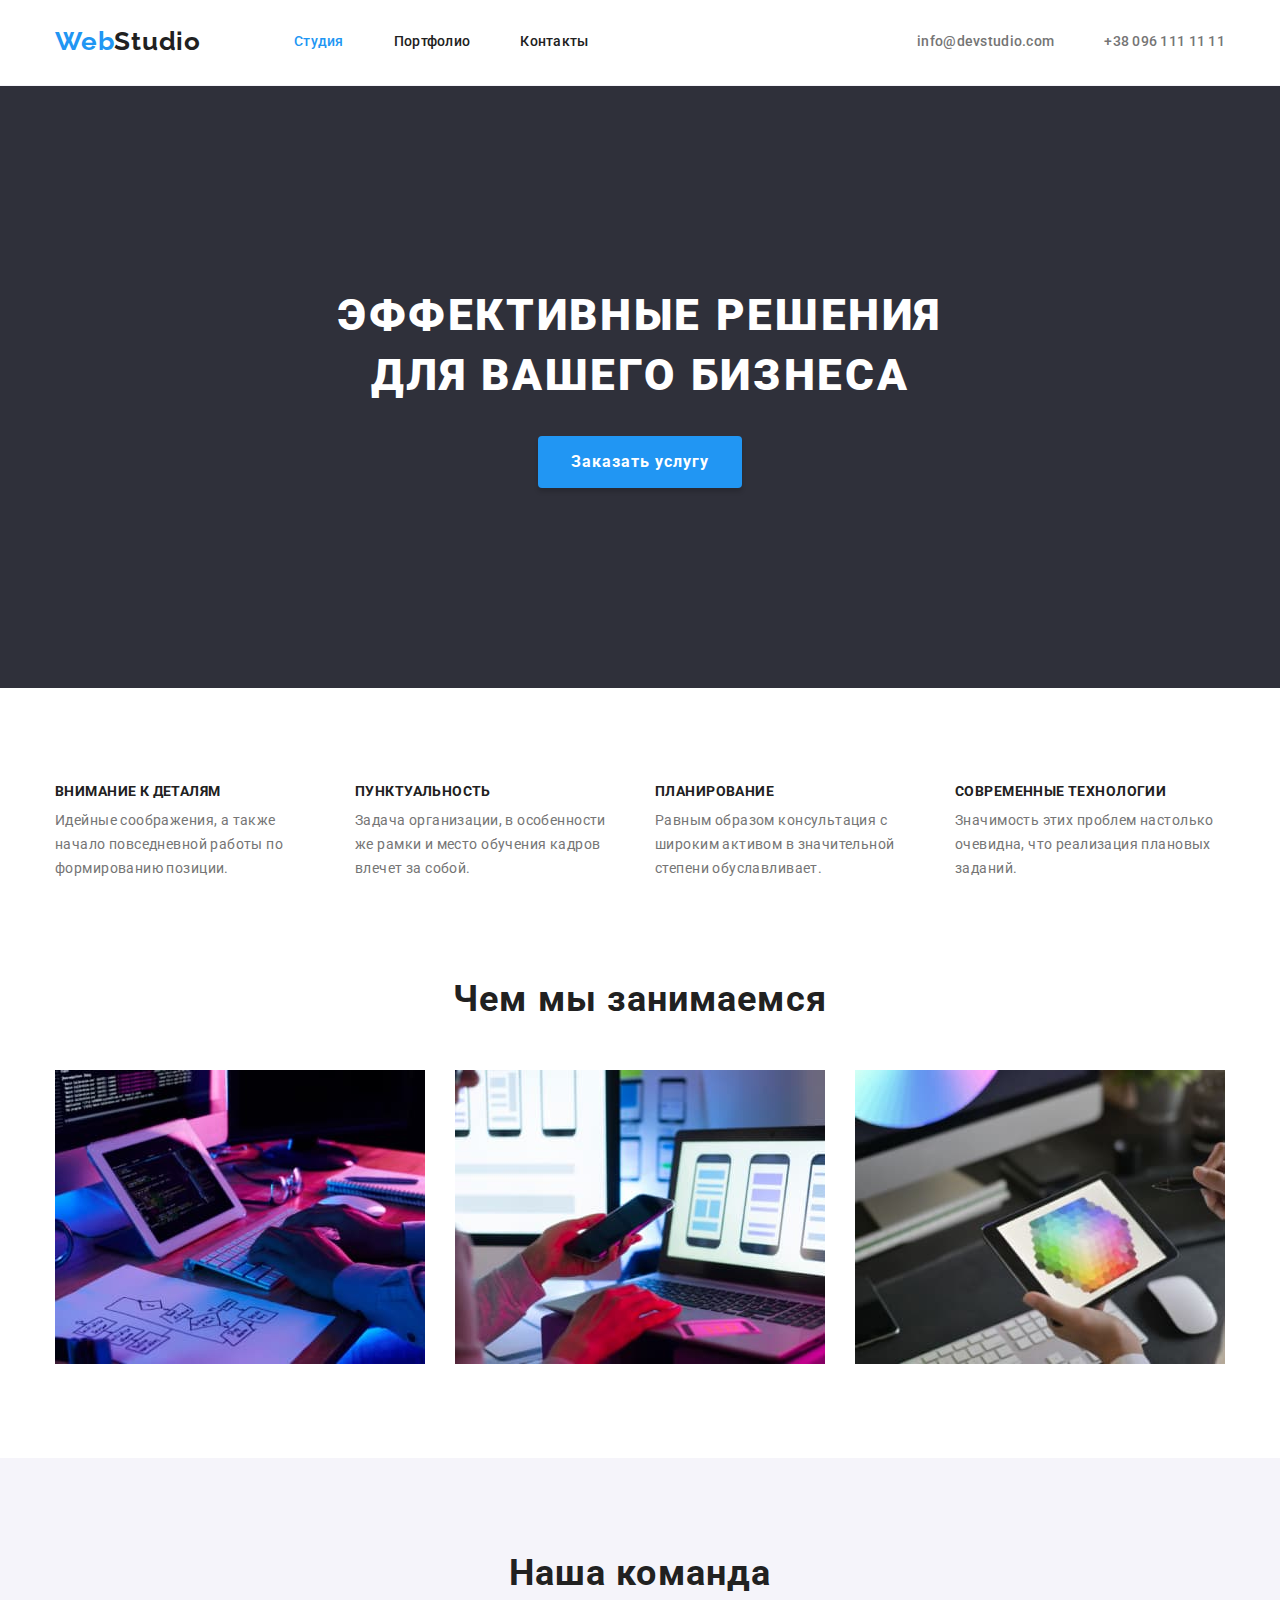
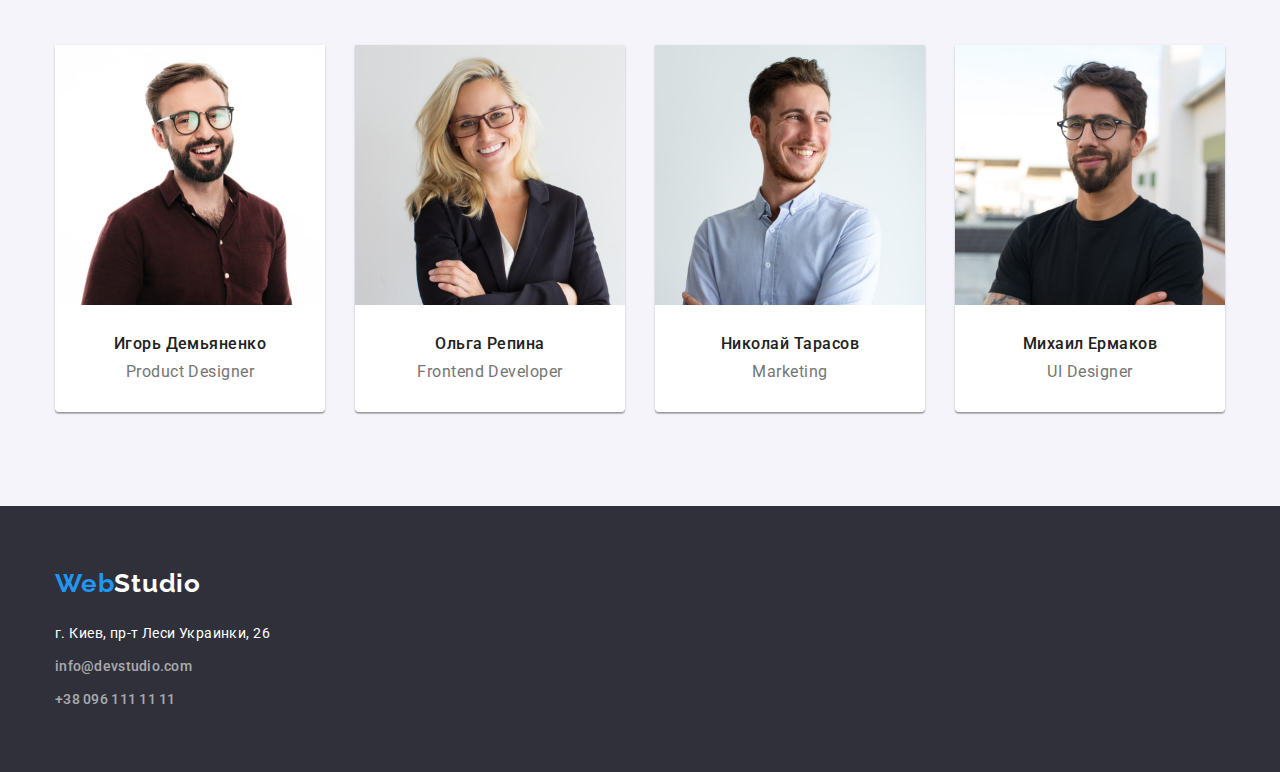
<file: index.html>
<!DOCTYPE html>
<html lang="ru">
<head>
    <meta charset="UTF-8">
    <meta http-equiv="X-UA-Compatible" content="IE=edge">
    <meta name="viewport" content="width=device-width, initial-scale=1.0">
    <title>WebStudio</title>
    <link rel="preconnect" href="https://fonts.gstatic.com">
    <link href="https://fonts.googleapis.com/css2?family=Raleway:wght@700&family=Roboto:wght@400;500;700;900&display=swap"
        rel="stylesheet">
    <link rel="stylesheet" href="https://cdnjs.cloudflare.com/ajax/libs/modern-normalize/1.0.0/modern-normalize.min.css">
    <link rel="stylesheet" href="./css/styles.css">
</head>
<body>
    <header class="header">
        <div class="container">
            <nav class="nav">
                <a href="./index.html" class="logo"><span class="logo-blue">Web</span>Studio</a>
                <ul class="nav-list list">
                    <li class="nav-item"><a href="./index.html" class="current link">Студия</a></li>
                    <li class="nav-item"><a href="./portfolio.html" class="link">Портфолио</a></li>
                    <li class="nav-item"><a href="" class="link">Контакты</a></li>
                </ul>
            </nav>
            <ul class="nav-mail-list list">
                <li class="nav-item"><a href="mailto:info@devstudio.com" class="link">info@devstudio.com</a></li>
                <li class="nav-item"><a href="tel:+380961111111" class="link">+38 096 111 11 11</a></li>
            </ul>
        </div>    
    </header>
    <main class="list">
        <section class="hero">
            <div class="container">
                <h1 class="hero-title">Эффективные решения</br>для вашего бизнеса</h1>
                <button type="button" class="hero-button">Заказать услугу</button>
            </div>
        </section>
        <section class="item-section">
           <div class="container">
                <!-- <h2>Наши преимущества</h2> -->
                <ul class="item-section-list">
                    <li>
                        <h3 class="item-section-title">Внимание к деталям</h3>
                        <p class="item-section-text">Идейные соображения, а также начало повседневной работы по формированию позиции.
                        </p>
                    </li>
                    <li>
                        <h3 class="item-section-title">Пунктуальность</h3>
                        <p class="item-section-text">Задача организации, в особенности же рамки и место обучения кадров влечет за собой.
                        </p>
                    </li>
                    <li>
                        <h3 class="item-section-title">Планирование</h3>
                        <p class="item-section-text">Равным образом консультация с широким активом в значительной степени обуславливает.
                        </p>
                    </li>
                    <li>
                        <h3 class="item-section-title">Современные технологии</h3>
                        <p class="item-section-text">Значимость этих проблем настолько очевидна, что реализация плановых заданий.</p>
                    </li>
                </ul>
           </div>
        </section>
        <section class="our-work">
            <div class="container">
                <h2 class="our-work-title">Чем мы занимаемся</h2>
                <ul class="our-work-list">
                    <li><img src="./images/img1.jpg" width=370 alt="Написание кода"></li>
                    <li><img src="./images/img2.jpg" width=370 alt="Разработка макета"></li>
                    <li><img src="./images/img3.jpg" width=370 alt="Выбор цвета"></li>
                </ul>
            </div>
        </section>
        <section class="team">
            <div class="container">
                <h2 class="team-title">Наша команда</h2>
                <ul class="team-list">
                    <li class="team-item"><img src="./images/photo1.jpg" width=270 alt="Игорь Демьяненко фото">
                        <div class="card-desc">
                            <h3 class="team-member">Игорь Демьяненко</h3>
                            <p class="team-rank">Product Designer</p>
                        </div>
                    </li>
                    <li class="team-item"><img src="./images/photo2.jpg" width=270 alt="Ольга Репина фото">
                        <div class="card-desc">
                            <h3 class="team-member">Ольга Репина</h3>
                            <p class="team-rank">Frontend Developer</p>
                        </div>
                    </li>
                    <li class="team-item"><img src="./images/photo3.jpg" width=270 alt="Николай Тарасов фото">
                        <div class="card-desc">
                            <h3 class="team-member">Николай Тарасов</h3>
                            <p class="team-rank">Marketing</p>
                        </div>
                    </li>
                    <li class="team-item"><img src="./images/photo4.jpg" width=270 alt="Михаил Ермаков фото">
                        <div class="card-desc">
                            <h3 class="team-member">Михаил Ермаков</h3>
                            <p class="team-rank">UI Designer</p>
                        </div>
                    </li>
                </ul>
            </div>
        </section>
    </main>
    <footer class="footer">
        <div class="container">
            <a href="/" class="logo"><span class="logo-blue">Web</span>Studio</a>
            <address class="address">г. Киев, пр-т Леси Украинки, 26</address>
            <ul class="list">
                <li><a href="mailto:info@devstudio.com" class="link">info@devstudio.com</a></li>
                <li><a href="tel:+380961111111" class="link">+38 096 111 11 11</a></li>
            </ul>
        </div>
    </footer>
</body>
</html>
</file>
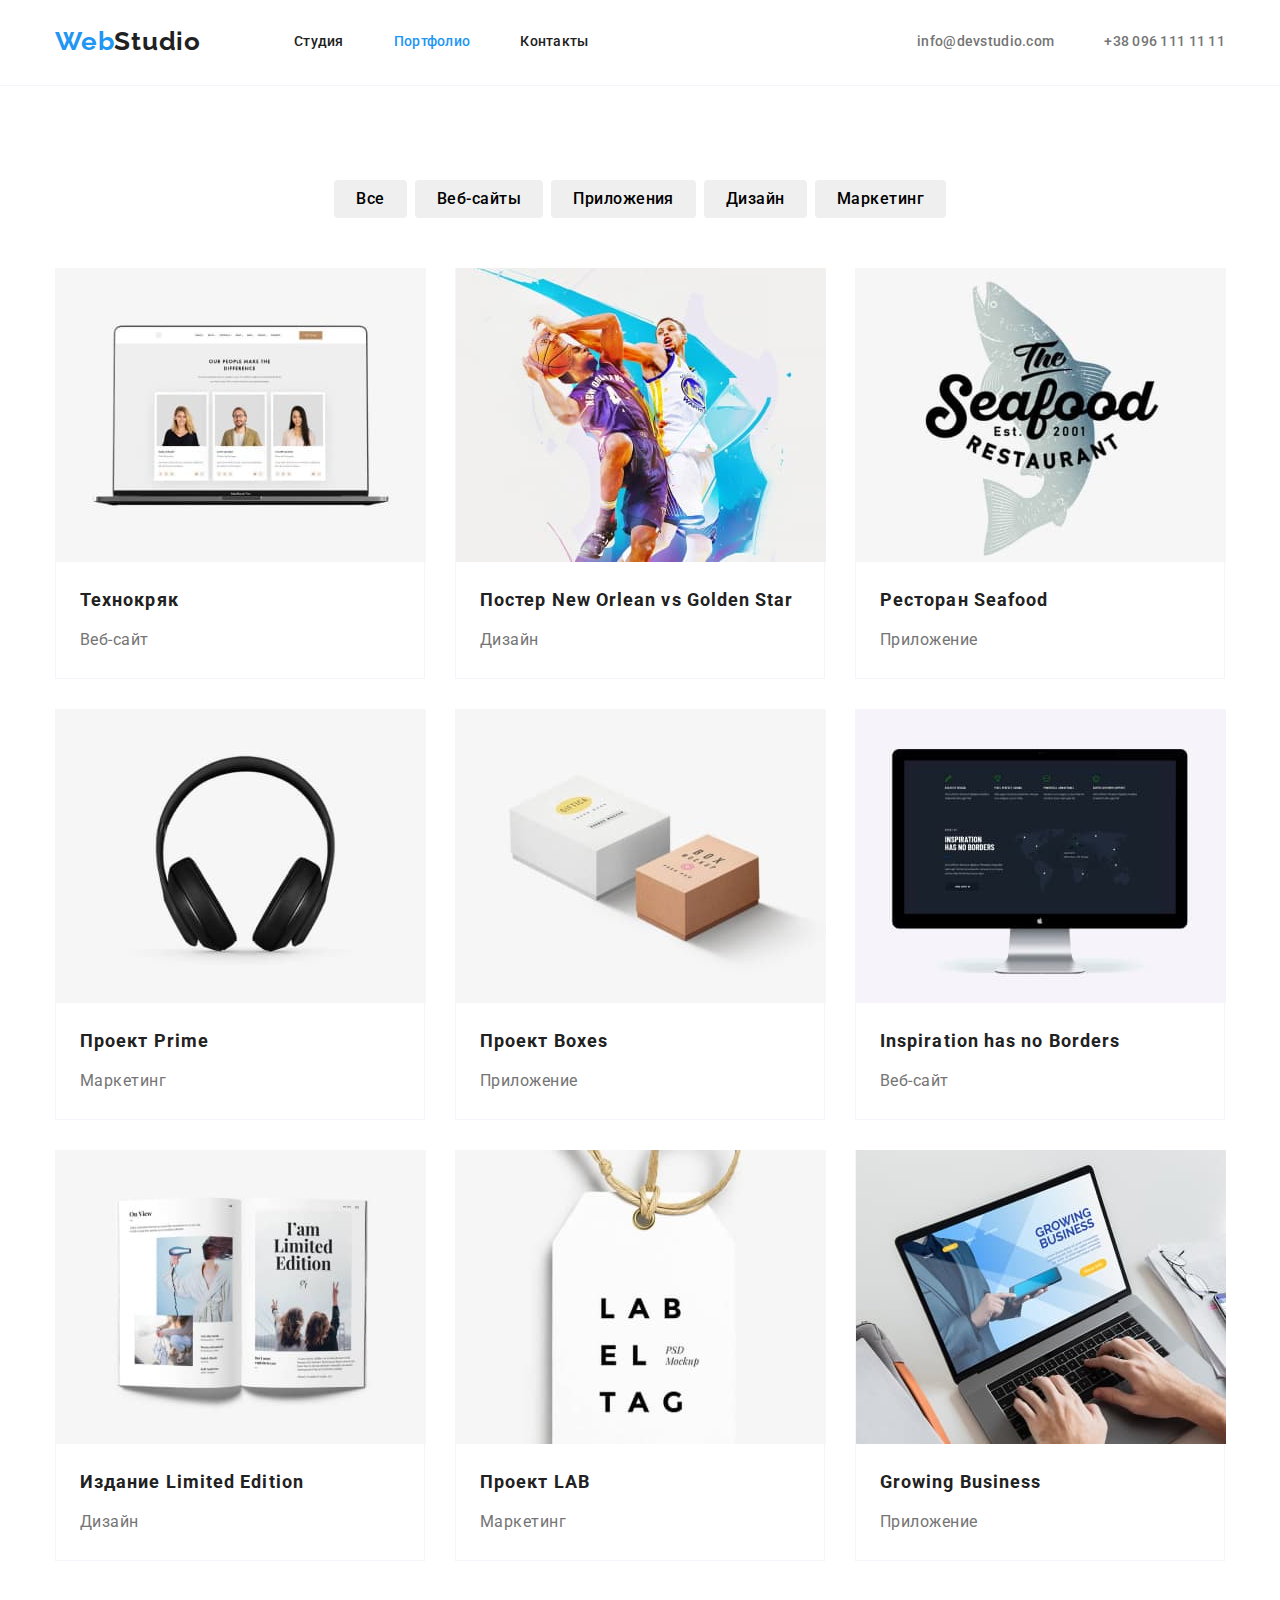
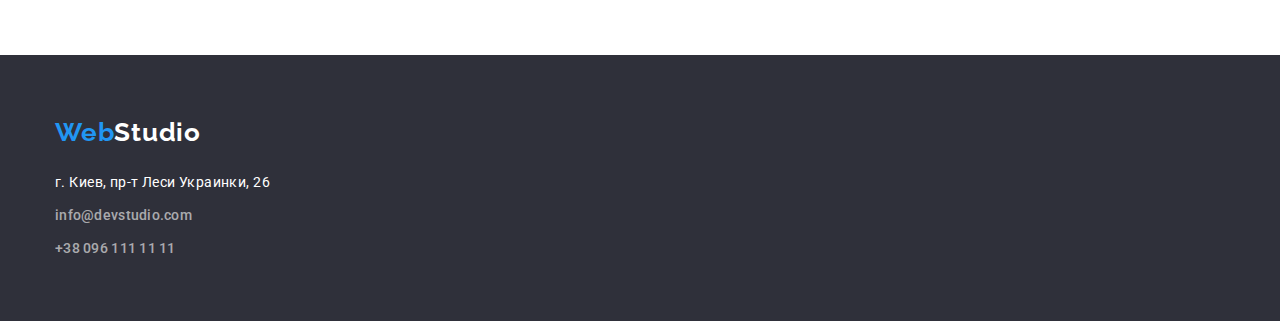
<file: portfolio.html>
<!DOCTYPE html>
<html lang="ru">

<head>
    <meta charset="UTF-8">
    <meta http-equiv="X-UA-Compatible" content="IE=edge">
    <meta name="viewport" content="width=device-width, initial-scale=1.0">
    <title>WebStudio</title>
    <link rel="preconnect" href="https://fonts.gstatic.com">
    <link href="https://fonts.googleapis.com/css2?family=Raleway:wght@700&family=Roboto:wght@400;500;700;900&display=swap"
        rel="stylesheet">
    <link rel="stylesheet" href="https://cdnjs.cloudflare.com/ajax/libs/modern-normalize/1.0.0/modern-normalize.min.css">
    <link rel="stylesheet" href="./css/styles.css">
</head>

<body>
    <header class="header">
        <div class="container">
            <nav class="nav">
                <a href="/" class="logo"><span class="logo-blue">Web</span>Studio</a>
                <ul class="nav-list list">
                    <li class="nav-item"><a href="./index.html" class="link" >Студия</a></li>
                    <li class="nav-item"><a href="./portfolio.html" class="current link">Портфолио</a></li>
                    <li class="nav-item"><a href="" class="link">Контакты</a></li>
                </ul>
            </nav>
            <ul class="nav-mail-list list">
                <li class="nav-item"><a href="mailto:info@devstudio.com" class="link">info@devstudio.com</a></li>
                <li class="nav-item"><a href="tel:+380961111111" class="link">+38 096 111 11 11</a></li>
            </ul>
        </div>
    </header>
    <main>
        <section class="portfolio">
            <div class="container">
                <!-- <h2>Портфолио</h2> -->
                <ul class="portfolio-buttons-list">
                    <li><button type="button" class="button">Все</button></li>
                    <li><button type="button" class="button">Веб-сайты</button></li>
                    <li><button type="button" class="button">Приложения</button></li>
                    <li><button type="button" class="button">Дизайн</button></li>
                    <li><button type="button" class="button">Маркетинг</button></li>
                </ul>            
                <ul class="portfolio-cards-list">
                    <li class="portfolio-cards-item">
                        <div class="border">
                            <img src="./images/portfolio/portfolio1.jpg" width=370 alt="Главный вид сайта">
                            <div class="card-desc">
                                <h3 class="portfolio-cards-name">Технокряк</h3>
                                <p class="portfolio-cards-type">Веб-сайт</p>
                            </div>
                        </div>
                    </li>
                    <li class="portfolio-cards-item">
                        <div class="border">
                            <img src="./images/portfolio/portfolio2.jpg" width=370 alt="Постер с двумя баскетболистами">
                            <div class="card-desc">
                                <h3 class="portfolio-cards-name">Постер New Orlean vs Golden Star</h3>
                                <p class="portfolio-cards-type">Дизайн</p>
                            </div>
                        </div>
                    </li>
                    <li class="portfolio-cards-item">
                        <div class="border">
                            <img src="./images/portfolio/portfolio3.jpg" width=370 alt="Эмблема ресторана">
                            <div class="card-desc">
                                <h3 class="portfolio-cards-name">Ресторан Seafood</h3>
                                <p class="portfolio-cards-type">Приложение</p>
                            </div>
                        </div>
                    </li>
                    <li class="portfolio-cards-item">
                        <div class="border">
                            <img src="./images/portfolio/portfolio4.jpg" width=370 alt="Наушники">
                            <div class="card-desc">
                                <h3 class="portfolio-cards-name">Проект Prime</h3>
                                <p class="portfolio-cards-type">Маркетинг</p>
                            </div>
                        </div>
                    </li>
                    <li class="portfolio-cards-item">
                        <div class="border">
                            <img src="./images/portfolio/portfolio5.jpg" width=370 alt="Две коробки">
                            <div class="card-desc">
                                <h3 class="portfolio-cards-name">Проект Boxes</h3>
                                <p class="portfolio-cards-type">Приложение</p>
                            </div>
                        </div>
                    </li>
                    <li class="portfolio-cards-item">
                        <div class="border">
                            <img src="./images/portfolio/portfolio6.jpg" width=370 alt="Главный вид сайта">
                            <div class="card-desc">
                                <h3 class="portfolio-cards-name">Inspiration has no Borders</h3>
                                <p class="portfolio-cards-type">Веб-сайт</p>
                            </div>
                        </div>
                    </li>
                    <li class="portfolio-cards-item">
                        <div class="border">
                            <img src="./images/portfolio/portfolio7.jpg" width=370 alt="Книга">
                            <div class="card-desc">
                                <h3 class="portfolio-cards-name">Издание Limited Edition</h3>
                                <p class="portfolio-cards-type">Дизайн</p>
                            </div>
                        </div>
                    </li>
                    <li class="portfolio-cards-item">
                        <div class="border">
                            <img src="./images/portfolio/portfolio8.jpg" width=370 alt="Бумажная бирка">
                            <div class="card-desc">
                                <h3 class="portfolio-cards-name">Проект LAB</h3>
                                <p class="portfolio-cards-type">Маркетинг</p>
                            </div>
                        </div>
                    </li>
                    <li class="portfolio-cards-item">
                        <div class="border">
                            <img src="./images/portfolio/portfolio9.jpg" width=370 alt="Ноутбук">
                            <div class="card-desc">
                                <h3 class="portfolio-cards-name">Growing Business</h3>
                                <p class="portfolio-cards-type">Приложение</p>
                            </div>
                        </div>
                    </li>
                
                </ul>
            </div>
        </section>
    </main>
    <footer class="footer">
        <div class="container">
            <a href="/" class="logo"><span class="logo-blue">Web</span>Studio</a>
            <address class="address">г. Киев, пр-т Леси Украинки, 26</address>
            <ul class="list">
                <li><a href="mailto:info@devstudio.com" class="link">info@devstudio.com</a></li>
                <li><a href="tel:+380961111111" class="link">+38 096 111 11 11</a></li>
            </ul>
        </div>
    </footer>
</body>

</html>
</file>
<file: css/styles.css>
/*  */
:root {
  --main-font: 'Roboto', sans-serif;
  --accent-font: 'Raleway', sans-serif;
  --main-color-font: #212121;
  --second-color-font: #757575;
  --main-color-mark: #2196f3;
  --main-background-color: #2f303a;
  --background-color: #f5f4fa;
  --color-white: #ffffff;
  --color-font-footer: rgba(255, 255, 255, 0.6);
}

* {
  box-sizing: border-box;
  margin: 0;
  padding: 0;
  list-style: none;
}

body {
  font-family: var(--main-font), 'Times New Roman', Times, serif;
  font-style: normal;
  color: var(--main-color-font);
}

img {
  display: block;
}

.container {
  width: 1200px;
  margin: 0 auto;
  padding: 0 15px;
}

.link:hover,
.link:focus {
  color: var(--main-color-mark);
}
.link {
  text-decoration: none;
  color: inherit;
  font-size: 14px;
  font-weight: 500;
  line-height: 1.172;
  letter-spacing: 0.02em;
}
.current {
  color: var(--main-color-mark);
}

/* header */

.logo {
  color: inherit;
  font-family: var(--accent-font);
  font-weight: 700;
  font-size: 26px;
  line-height: 1.383;
  letter-spacing: 0.03em;
  text-decoration: none;
  display: inline-block;
  padding-top: 24px;
  padding-bottom: 25px;
}

.logo-blue {
  color: var(--main-color-mark);
}

.list {
  list-style: none;
}

.nav {
  display: flex;
}

.nav-list.list {
  display: flex;
  padding-left: 93px;
  padding-top: 32px;
  padding-bottom: 32px;
}

.nav-list .nav-item:not(:last-child) {
  margin-right: 50px;
}

.nav-mail-list.list {
  display: flex;
  margin-left: auto;
  padding-top: 32px;
  padding-bottom: 32px;
}

.nav-mail-list .nav-item:not(:last-child) {
  margin-right: 50px;
}

.header .container {
  display: flex;
}

.header {
  background-color: var(--color-white);
  border-bottom: 1px solid var(--background-color);
}
.nav-mail-list {
  color: var(--second-color-font);
}

/* main */

/* hero section  */

.hero {
  background-color: var(--main-background-color);
  text-align: center;
  padding-top: 200px;
  padding-bottom: 200px;
}
.hero-title {
  margin-bottom: 30px;
  color: var(--color-white);
  font-weight: 900;
  font-size: 44px;
  line-height: 1.363;
  letter-spacing: 0.06em;

  text-transform: uppercase;
  /* text-align: center; */
}
.hero-button {
  display: inline-block;
  min-width: 200px;
  border: 1px solid transparent;
  border-radius: 4px;
  padding: 10px 32px;
  background-color: var(--main-color-mark);
  font-family: var(--main-font);
  color: var(--color-white);
  font-weight: 700;
  font-size: 16px;
  line-height: 1.875;
  letter-spacing: 0.06em;
  text-align: center;
  cursor: pointer;
  box-shadow: 0px 4px 4px rgba(0, 0, 0, 0.15);
}
.hero-button:hover,
.hero-button:focus {
  color: var(--main-background-color);
}

/* Секция "Наши преимущества" */
.item-section {
  padding-top: 94px;
  padding-bottom: 94px;
}
.item-section-title {
  display: inline-block;
  width: 270px;
  margin-bottom: 10px;
  font-weight: 700;
  font-size: 14px;
  line-height: 1.172;
  letter-spacing: 0.03em;
  text-transform: uppercase;
}
.item-section-text {
  display: inline-block;
  width: 270px;
  height: 75px;
  color: var(--second-color-font);
  font-weight: 400;
  font-size: 14px;
  line-height: 1.714;
  letter-spacing: 0.03em;
}

.item-section-list {
  display: flex;
}

.item-section-list > li:not(:last-child) {
  margin-right: 30px;
}

/* sections "our work" and "team" */
.our-work {
  padding-bottom: 94px;
}
.our-work-list li {
  display: inline-block;
}
.our-work-list > li:not(:last-child) {
  margin-right: 30px;
}
.our-work-list {
  display: flex;
}
.our-work-title,
.team-title {
  margin-bottom: 50px;
  font-weight: 700;
  font-size: 36px;
  line-height: 1.172;
  letter-spacing: 0.03em;
  text-align: center;
}
.team {
  padding-top: 94px;
  padding-bottom: 94px;
  background-color: var(--background-color);
}
.team-list {
  display: flex;
}
.team-list > li:not(:last-child) {
  margin-right: 30px;
}
.team-item {
  width: 270px;
  border-radius: 0px 0px 4px 4px;
  box-shadow: 0px 1px 3px rgba(0, 0, 0, 0.12), 0px 1px 1px rgba(0, 0, 0, 0.14),
    0px 2px 1px rgba(0, 0, 0, 0.2);
  background-color: var(--color-white);
}

.team-member {
  margin-bottom: 10px;
}
.team-member,
.team-rank {
  font-weight: 500;
  font-size: 16px;
  line-height: 1.172;
  letter-spacing: 0.03em;
  text-align: center;
}
.team-rank {
  font-weight: 400;
  color: var(--second-color-font);
}
.card-desc {
  padding-top: 30px;
  padding-bottom: 30px;
}

/* "portfolio.html" styles body */
/* buttons-list */

.button {
  display: inline-block;
  min-width: 73px;
  border: 1px solid transparent;
  border-radius: 4px;
  padding: 6px 22px;
  font-family: var(--main-font);
  font-weight: 500;
  font-size: 16px;
  line-height: 1.625;
  letter-spacing: 0.03em;
  text-align: center;
  cursor: pointer;
  border: 0, solid, var(--background-color);
}

.button:hover,
.button:focus {
  color: var(--color-white);
  background-color: var(--main-color-mark);
}

/* portfolio cards */
.portfolio {
  padding-top: 94px;
  padding-bottom: 94px;
}

.portfolio-buttons-list {
  display: flex;
  margin-bottom: 50px;
  justify-content: center;
}
.portfolio-buttons-list > li:not(:last-child) {
  margin-right: 8px;
}

.portfolio-cards-list {
  display: flex;
  flex-wrap: wrap;
  margin-right: -30px;
  margin-bottom: -30px;
  background-color: var(--color-white);
}
.portfolio-cards-item {
  margin-right: 30px;
  margin-bottom: 30px;
  width: 370px;
  background-color: var(--color-white);
}
.border {
  border-left: 1px solid var(--background-color);
  border-bottom: 1px solid var(--background-color);
  border-right: 1px solid var(--background-color);
}
.portfolio-cards-item .card-desc {
  padding: 20px 24px;
}
.portfolio-cards-name {
  margin-bottom: 4px;
  font-weight: 700;
  font-size: 18px;
  line-height: 2;
  letter-spacing: 0.06em;
}
.portfolio-cards-type {
  color: var(--second-color-font);
  font-weight: 400;
  font-size: 16px;
  line-height: 2.25;
  letter-spacing: 0.03em;
}

/* footer */

.footer {
  background-color: var(--main-background-color);
  color: var(--color-white);
  font-weight: 400;
  font-size: 14px;
  line-height: 1.714;
  letter-spacing: 0.03em;
  padding-top: 60px;
  padding-bottom: 60px;
}
.footer .logo {
  padding-top: 0;
  padding-bottom: 0;
  margin-bottom: 20px;
}

.address {
  margin-bottom: 9px;
  font-style: normal;
}

.footer .list {
  color: var(--color-font-footer);
}

.footer li:not(:last-child) {
  margin-bottom: 9px;
}
</file>
